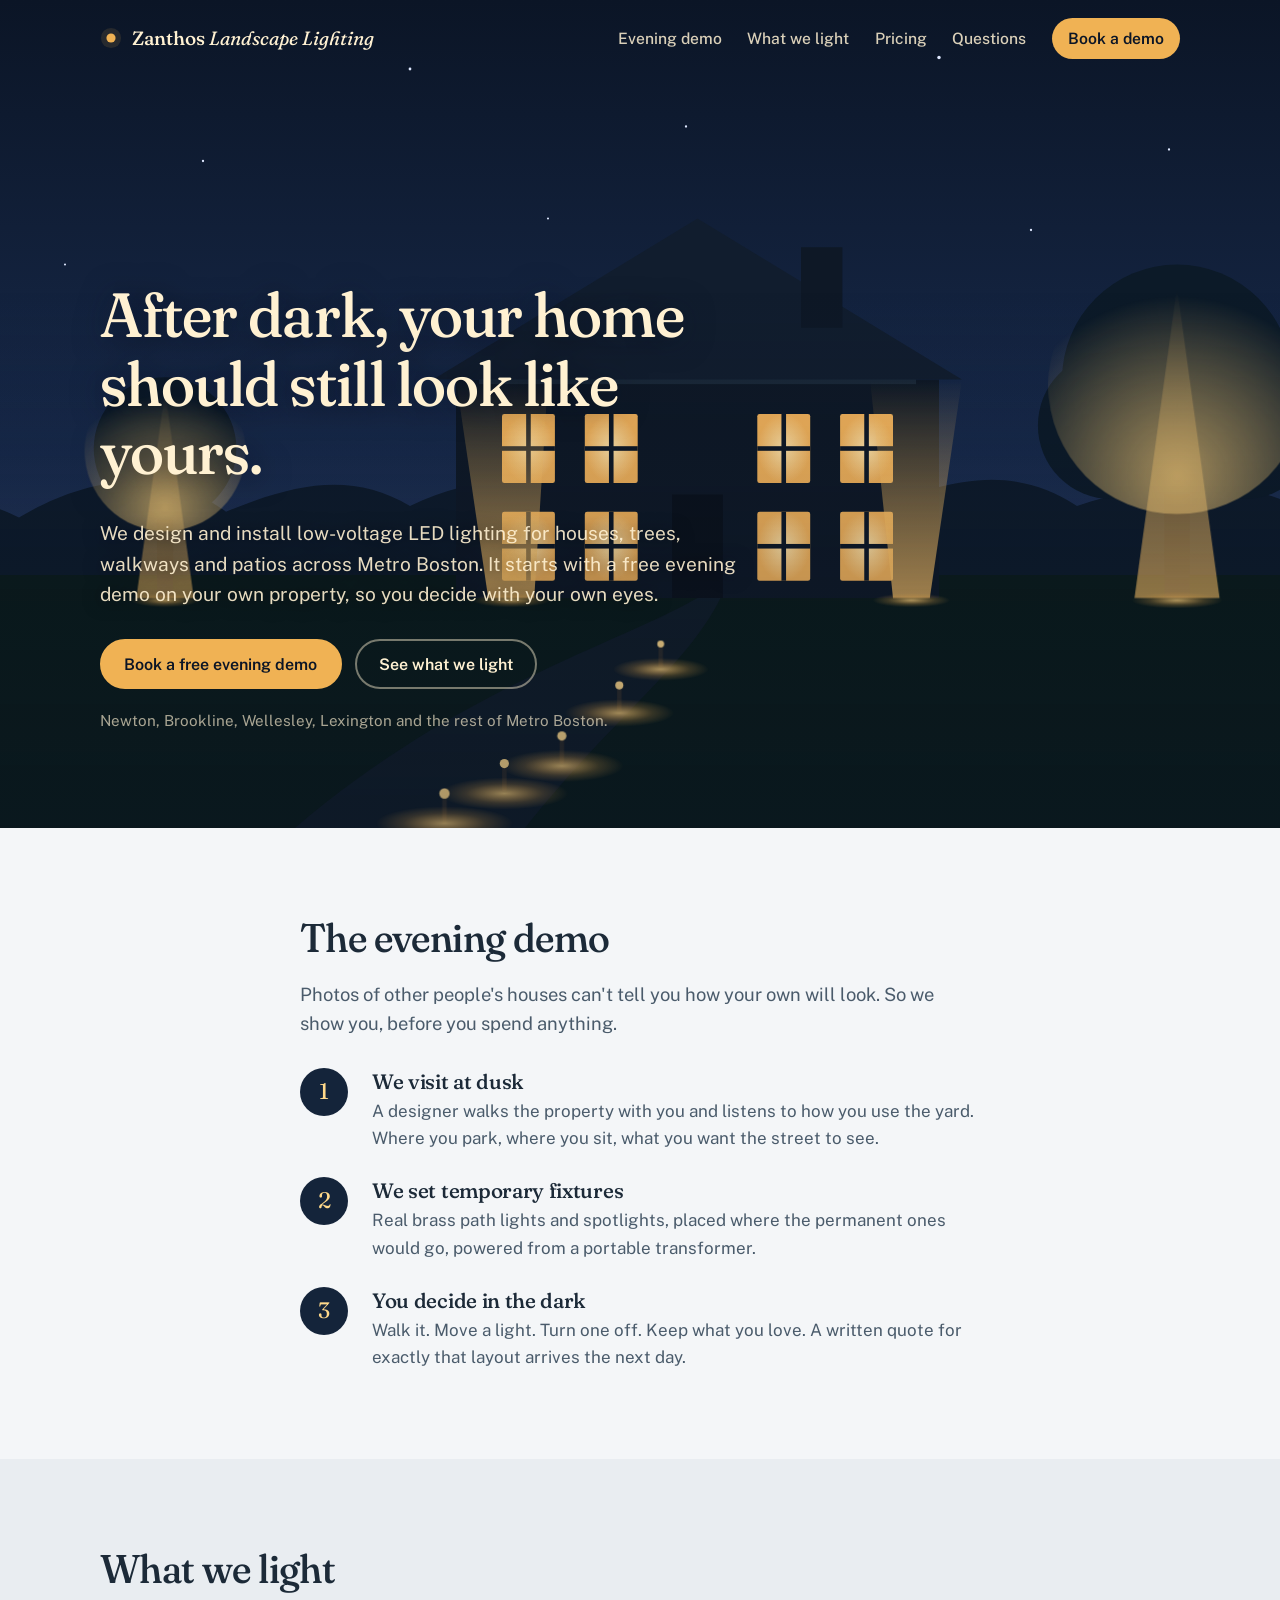
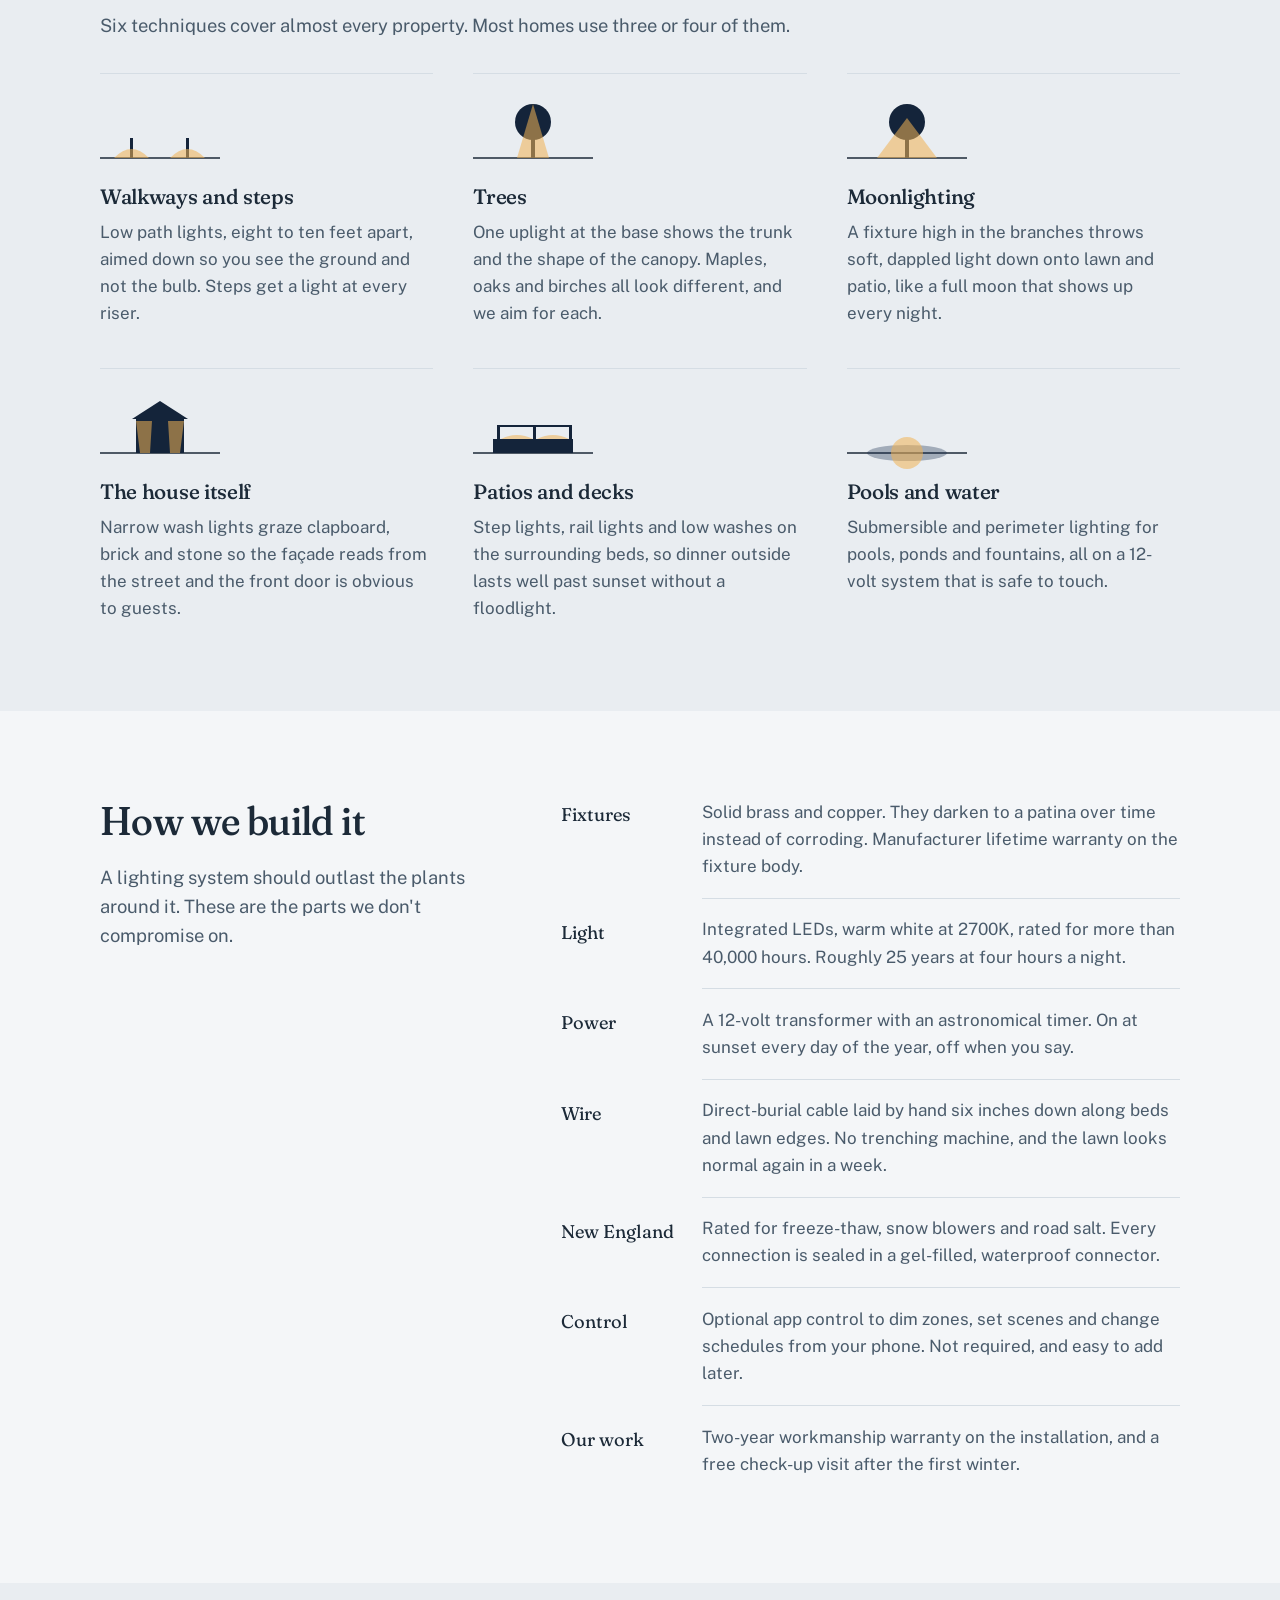
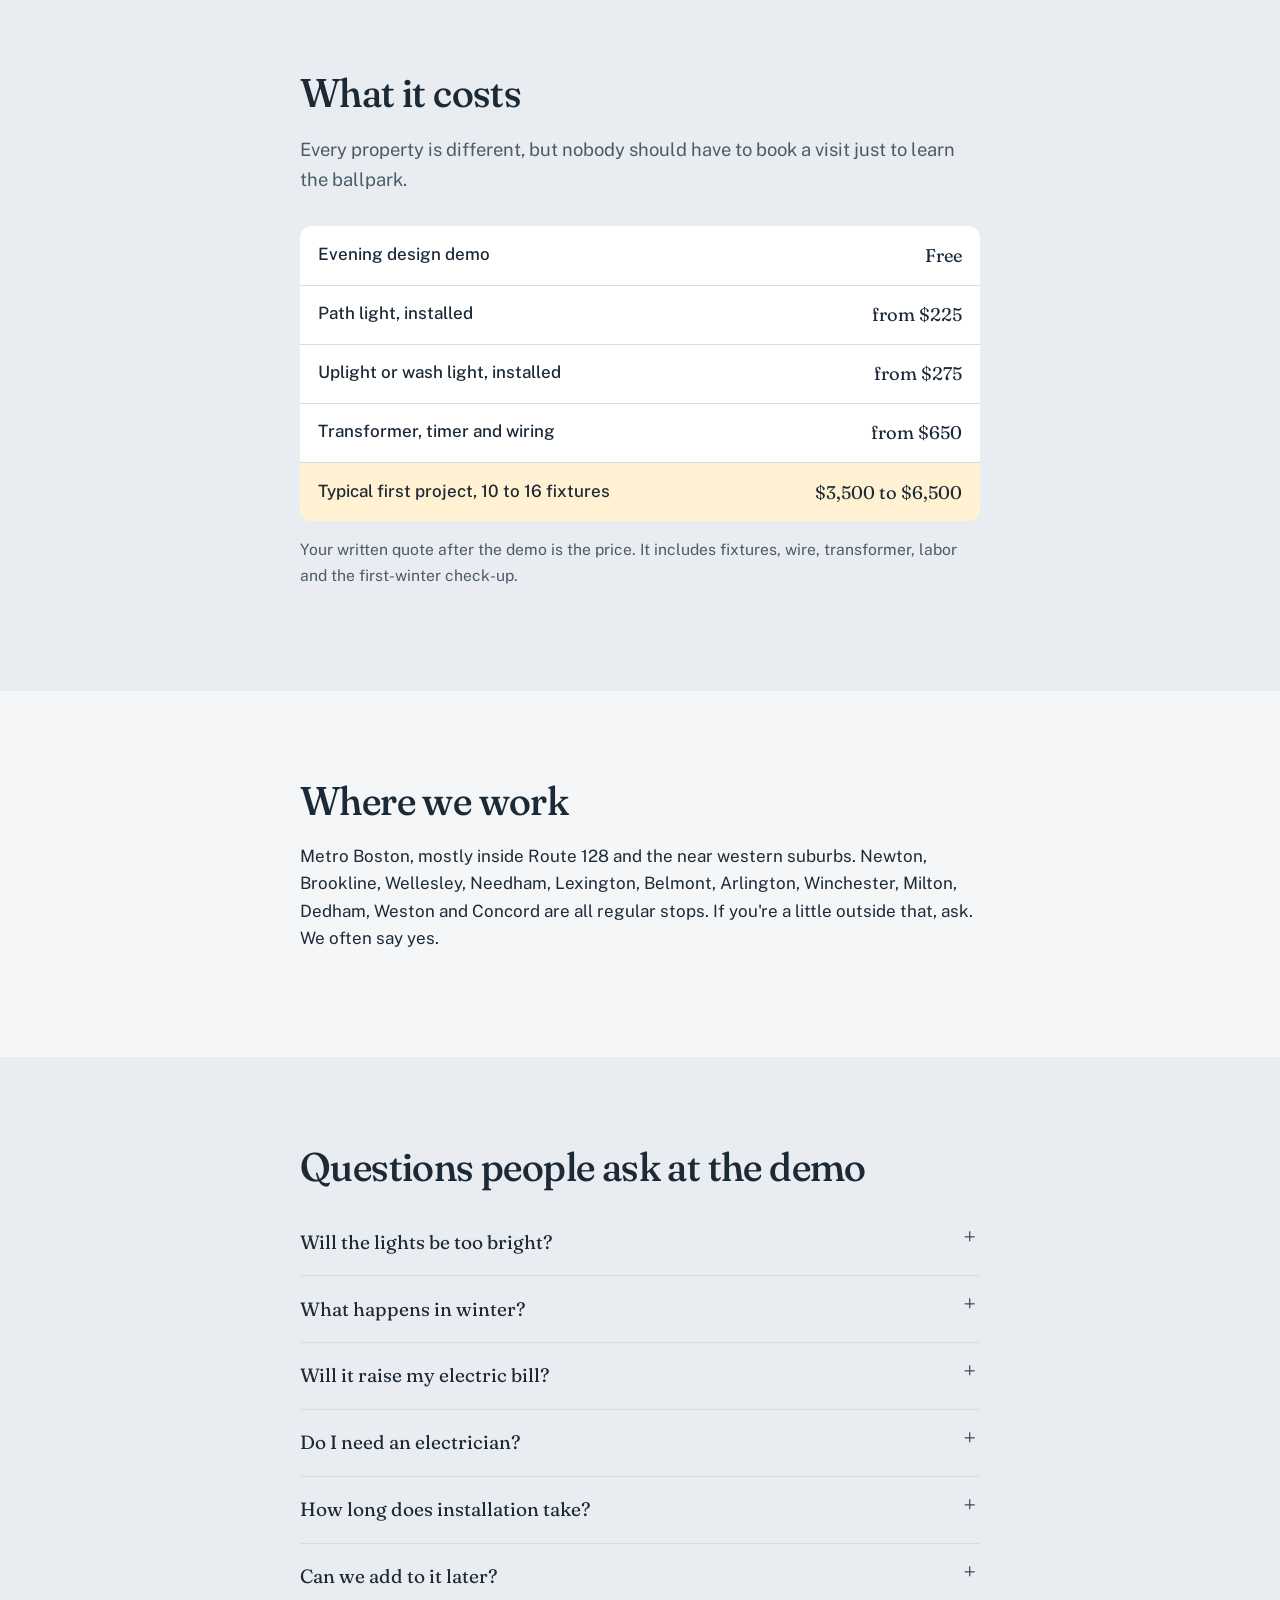
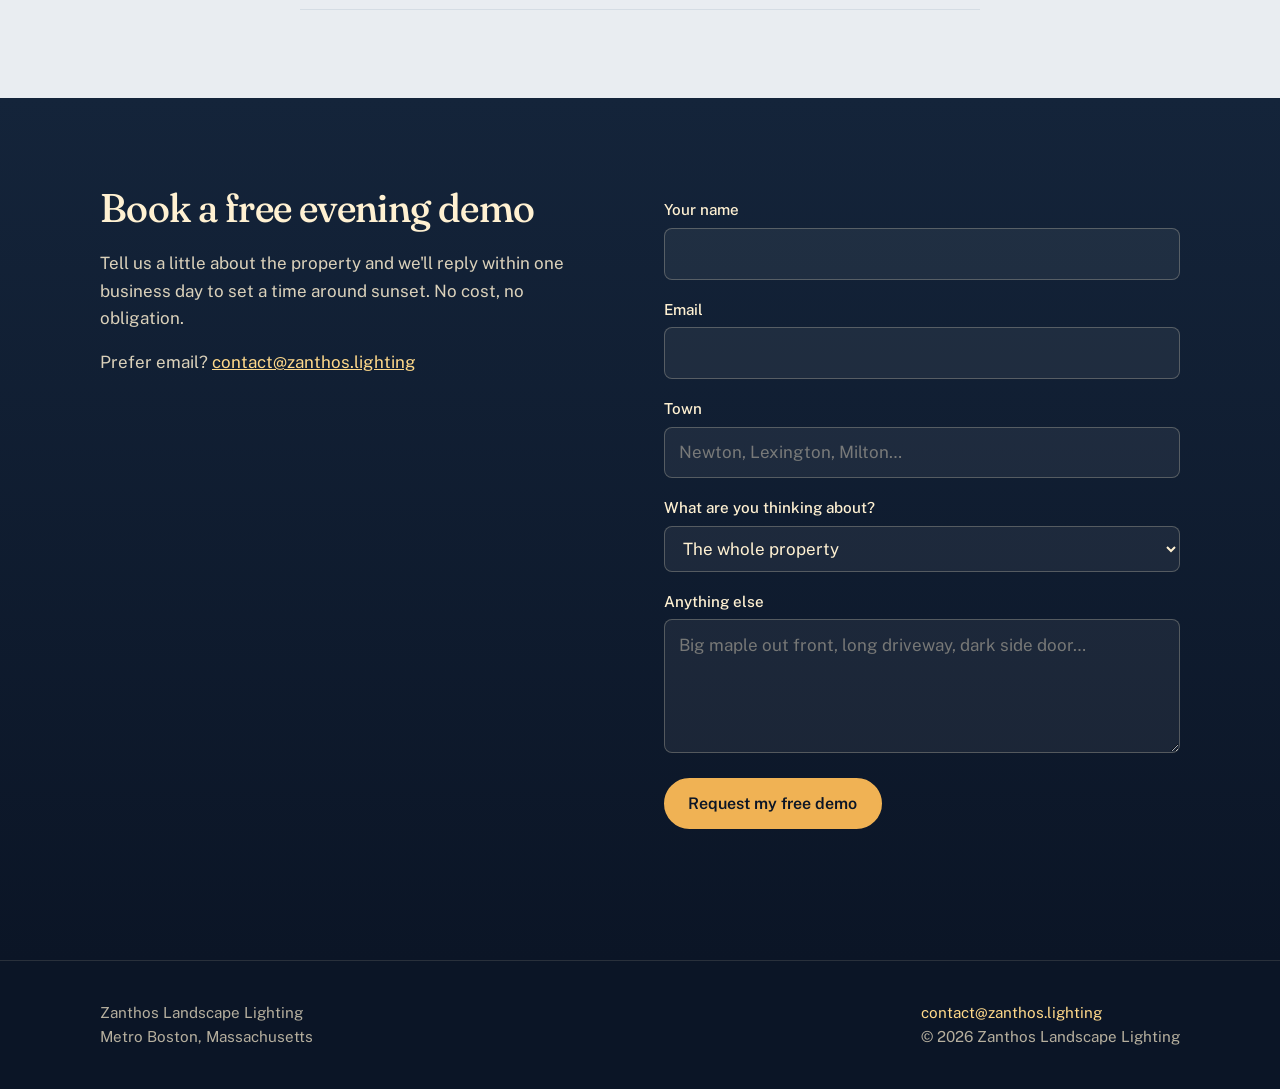
<file: index.html>
<!DOCTYPE html>
<html lang="en">
<head>
    <meta charset="utf-8">
    <title>Zanthos Landscape Lighting | Metro Boston</title>
    <meta name="description" content="Low-voltage LED landscape lighting, designed and installed for homes across Metro Boston. Start with a free evening demo on your own property.">
    <meta name="viewport" content="width=device-width, initial-scale=1">
    <meta name="theme-color" content="#14243a">
    <link rel="canonical" href="https://zanthos.lighting/">
    <meta property="og:type" content="website">
    <meta property="og:url" content="https://zanthos.lighting/">
    <meta property="og:title" content="Zanthos Landscape Lighting">
    <meta property="og:description" content="Landscape lighting designed and installed for homes across Metro Boston. Free evening demo on your property.">
    <meta property="og:image" content="https://zanthos.lighting/images/og-card.png">
    <meta property="og:image:width" content="1200">
    <meta property="og:image:height" content="630">
    <meta name="twitter:card" content="summary_large_image">
    <meta name="twitter:title" content="Zanthos Landscape Lighting">
    <meta name="twitter:description" content="Landscape lighting designed and installed for homes across Metro Boston. Free evening demo on your property.">
    <meta name="twitter:image" content="https://zanthos.lighting/images/og-card.png">
    <link rel="icon" href="images/favicon.svg" type="image/svg+xml">
    <link rel="alternate icon" href="images/favicon.ico">
    <link rel="preconnect" href="https://fonts.googleapis.com">
    <link rel="preconnect" href="https://fonts.gstatic.com" crossorigin>
    <link href="https://fonts.googleapis.com/css2?family=Fraunces:opsz,wght,SOFT@9..144,400..600,50&family=Public+Sans:ital,wght@0,400;0,500;0,600;1,400&display=swap" rel="stylesheet">
    <link rel="stylesheet" href="css/site.css">
    <script type="application/ld+json">
    {
        "@context": "https://schema.org",
        "@graph": [
            {
                "@type": "HomeAndConstructionBusiness",
                "@id": "https://zanthos.lighting/#business",
                "name": "Zanthos Landscape Lighting",
                "url": "https://zanthos.lighting/",
                "email": "contact@zanthos.lighting",
                "image": "https://zanthos.lighting/images/og-card.png",
                "description": "Design and installation of low-voltage LED landscape lighting for homes in Metro Boston, Massachusetts.",
                "address": {
                    "@type": "PostalAddress",
                    "addressLocality": "Boston",
                    "addressRegion": "MA",
                    "addressCountry": "US"
                },
                "areaServed": [
                    "Newton", "Brookline", "Wellesley", "Needham", "Lexington", "Belmont",
                    "Arlington", "Winchester", "Milton", "Dedham", "Weston", "Concord", "Metro Boston"
                ],
                "priceRange": "$$$",
                "makesOffer": {
                    "@type": "Offer",
                    "name": "Free evening lighting demo",
                    "price": "0",
                    "priceCurrency": "USD"
                }
            },
            {
                "@type": "FAQPage",
                "mainEntity": [
                    {
                        "@type": "Question",
                        "name": "Will the lights be too bright?",
                        "acceptedAnswer": { "@type": "Answer", "text": "No. Good landscape lighting is mostly shadow. We use warm 2700K LEDs at low output, aimed at the house, trees and ground, never at eyes or neighbors' windows." }
                    },
                    {
                        "@type": "Question",
                        "name": "What happens in winter?",
                        "acceptedAnswer": { "@type": "Answer", "text": "The fixtures stay in year-round. They are solid brass and rated for freeze-thaw, snow and road salt. Many clients like the lighting most on snowy nights." }
                    },
                    {
                        "@type": "Question",
                        "name": "Will it raise my electric bill?",
                        "acceptedAnswer": { "@type": "Answer", "text": "Barely. A typical twelve-fixture LED system draws about as much as one 60-watt bulb and runs a few hours a night on a timer." }
                    },
                    {
                        "@type": "Question",
                        "name": "Do I need an electrician?",
                        "acceptedAnswer": { "@type": "Answer", "text": "Usually not. A low-voltage system plugs into an existing outdoor outlet. If your home needs a new outlet, we coordinate a licensed electrician as part of the job." }
                    },
                    {
                        "@type": "Question",
                        "name": "How long does installation take?",
                        "acceptedAnswer": { "@type": "Answer", "text": "Most homes take one or two days. Wire is buried by hand along beds and lawn edges, and the lawn looks normal again within about a week." }
                    }
                ]
            }
        ]
    }
    </script>
</head>
<body>
    <a class="skip" href="#main">Skip to content</a>

    <header class="top">
        <div class="wrap top-row">
            <a class="brand" href="/">
                <svg class="brand-mark" viewBox="0 0 24 24" aria-hidden="true"><circle cx="12" cy="12" r="11" fill="currentColor" opacity=".12"/><circle cx="12" cy="12" r="5" fill="currentColor"/></svg>
                <span>Zanthos <em>Landscape Lighting</em></span>
            </a>
            <button class="nav-toggle" aria-expanded="false" aria-controls="nav" aria-label="Menu"><span></span><span></span></button>
            <nav id="nav" class="nav">
                <a href="#demo">Evening demo</a>
                <a href="#services">What we light</a>
                <a href="#pricing">Pricing</a>
                <a href="#faq">Questions</a>
                <a class="nav-cta" href="#contact">Book a demo</a>
            </nav>
        </div>
    </header>

    <main id="main">
        <section class="hero">
            <div class="scene" aria-hidden="true">
                <svg viewBox="0 0 1440 720" preserveAspectRatio="xMidYMax slice">
                    <defs>
                        <linearGradient id="sky" x1="0" y1="0" x2="0" y2="1">
                            <stop offset="0" stop-color="#0b1526"/>
                            <stop offset=".55" stop-color="#17294a"/>
                            <stop offset="1" stop-color="#3b4a73"/>
                        </linearGradient>
                        <radialGradient id="pool" cx=".5" cy=".5" r=".5">
                            <stop offset="0" stop-color="#ffd27a" stop-opacity=".85"/>
                            <stop offset=".6" stop-color="#ffb84d" stop-opacity=".25"/>
                            <stop offset="1" stop-color="#ffb84d" stop-opacity="0"/>
                        </radialGradient>
                        <linearGradient id="wash" x1="0" y1="1" x2="0" y2="0">
                            <stop offset="0" stop-color="#ffc466" stop-opacity=".75"/>
                            <stop offset="1" stop-color="#ffc466" stop-opacity="0"/>
                        </linearGradient>
                        <radialGradient id="canopy" cx=".5" cy=".85" r=".7">
                            <stop offset="0" stop-color="#ffd27a" stop-opacity=".7"/>
                            <stop offset="1" stop-color="#ffd27a" stop-opacity="0"/>
                        </radialGradient>
                        <radialGradient id="window" cx=".5" cy=".5" r=".5">
                            <stop offset="0" stop-color="#ffe3a8"/>
                            <stop offset="1" stop-color="#f2b25a"/>
                        </radialGradient>
                    </defs>

                    <rect width="1440" height="720" fill="url(#sky)"/>
                    <g class="stars" fill="#dfe8ff">
                        <circle cx="120" cy="80" r="1.4"/><circle cx="340" cy="140" r="1"/><circle cx="520" cy="60" r="1.2"/>
                        <circle cx="760" cy="110" r="1"/><circle cx="980" cy="50" r="1.5"/><circle cx="1180" cy="130" r="1"/>
                        <circle cx="1320" cy="70" r="1.2"/><circle cx="640" cy="190" r=".9"/><circle cx="1060" cy="200" r="1"/>
                        <circle cx="220" cy="230" r=".9"/><circle cx="1400" cy="210" r="1"/>
                    </g>

                    <!-- distant treeline -->
                    <path fill="#0d1a2a" d="M0 470 C80 440 120 420 180 450 C230 420 300 400 360 445 C420 420 470 410 520 440 C600 400 680 420 740 450 C800 420 860 410 920 445 C980 420 1040 400 1100 440 C1160 420 1240 410 1300 445 C1360 430 1400 440 1440 455 L1440 720 L0 720 Z"/>

                    <!-- lawn -->
                    <path fill="#0a1a1a" d="M0 500 L1440 500 L1440 720 L0 720 Z"/>

                    <!-- house -->
                    <g class="house">
                        <rect x="560" y="330" width="420" height="190" fill="#0e1826"/>
                        <path d="M540 330 L770 190 L1000 330 Z" fill="#111d2e"/>
                        <rect x="860" y="215" width="36" height="70" fill="#0e1826"/>
                        <rect x="580" y="330" width="380" height="4" fill="#1a2838"/>
                        <!-- door -->
                        <rect x="748" y="430" width="44" height="90" fill="#0a111b"/>
                        <!-- windows -->
                        <g class="windows">
                            <rect x="600" y="360" width="46" height="60" rx="2" fill="url(#window)"/>
                            <rect x="672" y="360" width="46" height="60" rx="2" fill="url(#window)"/>
                            <rect x="822" y="360" width="46" height="60" rx="2" fill="url(#window)"/>
                            <rect x="894" y="360" width="46" height="60" rx="2" fill="url(#window)"/>
                            <rect x="600" y="445" width="46" height="60" rx="2" fill="url(#window)"/>
                            <rect x="672" y="445" width="46" height="60" rx="2" fill="url(#window)"/>
                            <rect x="822" y="445" width="46" height="60" rx="2" fill="url(#window)"/>
                            <rect x="894" y="445" width="46" height="60" rx="2" fill="url(#window)"/>
                            <g fill="#0e1826">
                                <rect x="621" y="360" width="4" height="60"/><rect x="693" y="360" width="4" height="60"/>
                                <rect x="843" y="360" width="4" height="60"/><rect x="915" y="360" width="4" height="60"/>
                                <rect x="621" y="445" width="4" height="60"/><rect x="693" y="445" width="4" height="60"/>
                                <rect x="843" y="445" width="4" height="60"/><rect x="915" y="445" width="4" height="60"/>
                                <rect x="600" y="388" width="46" height="4"/><rect x="672" y="388" width="46" height="4"/>
                                <rect x="822" y="388" width="46" height="4"/><rect x="894" y="388" width="46" height="4"/>
                                <rect x="600" y="473" width="46" height="4"/><rect x="672" y="473" width="46" height="4"/>
                                <rect x="822" y="473" width="46" height="4"/><rect x="894" y="473" width="46" height="4"/>
                            </g>
                        </g>
                        <!-- façade wash lights -->
                        <g class="lamp wash">
                            <path d="M588 520 L560 330 L640 330 L628 520 Z" fill="url(#wash)"/>
                            <path d="M940 520 L920 330 L1000 330 L972 520 Z" fill="url(#wash)"/>
                            <ellipse cx="608" cy="522" rx="34" ry="6" fill="url(#pool)"/>
                            <ellipse cx="956" cy="522" rx="34" ry="6" fill="url(#pool)"/>
                        </g>
                    </g>

                    <!-- big tree, right -->
                    <g class="tree">
                        <rect x="1176" y="380" width="22" height="140" fill="#0a1320"/>
                        <circle cx="1187" cy="330" r="100" fill="#0c1a28"/>
                        <circle cx="1130" cy="370" r="64" fill="#0c1a28"/>
                        <circle cx="1246" cy="372" r="62" fill="#0c1a28"/>
                        <g class="lamp uplight">
                            <path d="M1150 520 L1187 250 L1224 520 Z" fill="url(#wash)" opacity=".9"/>
                            <circle cx="1187" cy="335" r="112" fill="url(#canopy)"/>
                            <ellipse cx="1187" cy="522" rx="40" ry="7" fill="url(#pool)"/>
                        </g>
                    </g>

                    <!-- small tree, left -->
                    <g class="tree">
                        <rect x="300" y="420" width="14" height="100" fill="#0a1320"/>
                        <circle cx="307" cy="390" r="62" fill="#0c1a28"/>
                        <g class="lamp uplight late">
                            <path d="M282 520 L307 340 L332 520 Z" fill="url(#wash)" opacity=".8"/>
                            <circle cx="307" cy="392" r="70" fill="url(#canopy)"/>
                            <ellipse cx="307" cy="522" rx="30" ry="6" fill="url(#pool)"/>
                        </g>
                    </g>

                    <!-- walkway -->
                    <path d="M770 520 C 700 560, 560 600, 420 720 L 620 720 C 700 620, 760 580, 790 520 Z" fill="#101c28"/>

                    <!-- path lights, bottom-left to door -->
                    <g class="lamp path p1"><rect x="650" y="640" width="4" height="24" fill="#2a2a2a"/><ellipse cx="652" cy="666" rx="54" ry="14" fill="url(#pool)"/><circle cx="652" cy="640" r="4" fill="#ffd98a"/></g>
                    <g class="lamp path p2"><rect x="700" y="596" width="4" height="22" fill="#2a2a2a"/><ellipse cx="702" cy="620" rx="48" ry="12" fill="url(#pool)"/><circle cx="702" cy="596" r="3.5" fill="#ffd98a"/></g>
                    <g class="lamp path p3"><rect x="736" y="560" width="4" height="20" fill="#2a2a2a"/><ellipse cx="738" cy="582" rx="42" ry="10" fill="url(#pool)"/><circle cx="738" cy="560" r="3" fill="#ffd98a"/></g>
                    <g class="lamp path p4"><rect x="548" y="690" width="4" height="26" fill="#2a2a2a"/><ellipse cx="550" cy="716" rx="60" ry="15" fill="url(#pool)"/><circle cx="550" cy="690" r="4.5" fill="#ffd98a"/></g>
                    <g class="lamp path p5"><rect x="600" y="664" width="4" height="24" fill="#2a2a2a"/><ellipse cx="602" cy="690" rx="56" ry="14" fill="url(#pool)"/><circle cx="602" cy="664" r="4" fill="#ffd98a"/></g>
                </svg>
            </div>

            <div class="wrap hero-copy">
                <h1>After dark, your home should still look like yours.</h1>
                <p class="lede">We design and install low-voltage LED lighting for houses, trees, walkways and patios across Metro Boston. It starts with a free evening demo on your own property, so you decide with your own eyes.</p>
                <div class="actions">
                    <a class="btn btn-amber" href="#contact">Book a free evening demo</a>
                    <a class="btn btn-outline" href="#services">See what we light</a>
                </div>
                <p class="hero-note">Newton, Brookline, Wellesley, Lexington and the rest of Metro Boston.</p>
            </div>
        </section>

        <section class="section" id="demo">
            <div class="wrap narrow">
                <h2>The evening demo</h2>
                <p class="sub">Photos of other people's houses can't tell you how your own will look. So we show you, before you spend anything.</p>
                <ol class="steps">
                    <li>
                        <h3>We visit at dusk</h3>
                        <p>A designer walks the property with you and listens to how you use the yard. Where you park, where you sit, what you want the street to see.</p>
                    </li>
                    <li>
                        <h3>We set temporary fixtures</h3>
                        <p>Real brass path lights and spotlights, placed where the permanent ones would go, powered from a portable transformer.</p>
                    </li>
                    <li>
                        <h3>You decide in the dark</h3>
                        <p>Walk it. Move a light. Turn one off. Keep what you love. A written quote for exactly that layout arrives the next day.</p>
                    </li>
                </ol>
            </div>
        </section>

        <section class="section tinted" id="services">
            <div class="wrap">
                <h2>What we light</h2>
                <p class="sub">Six techniques cover almost every property. Most homes use three or four of them.</p>
                <ul class="techniques">
                    <li>
                        <svg viewBox="0 0 120 80" aria-hidden="true"><path class="d-ground" d="M0 64 H120"/><g class="d-lamp"><rect x="30" y="44" width="3" height="20"/><rect x="86" y="44" width="3" height="20"/><path class="d-glow" d="M14 64 Q31.5 46 49 64 Z"/><path class="d-glow" d="M70 64 Q87.5 46 105 64 Z"/></g></svg>
                        <h3>Walkways and steps</h3>
                        <p>Low path lights, eight to ten feet apart, aimed down so you see the ground and not the bulb. Steps get a light at every riser.</p>
                    </li>
                    <li>
                        <svg viewBox="0 0 120 80" aria-hidden="true"><path class="d-ground" d="M0 64 H120"/><g class="d-tree"><rect x="58" y="36" width="4" height="28"/><circle cx="60" cy="28" r="18"/></g><path class="d-glow" d="M44 64 L60 10 L76 64 Z"/></svg>
                        <h3>Trees</h3>
                        <p>One uplight at the base shows the trunk and the shape of the canopy. Maples, oaks and birches all look different, and we aim for each.</p>
                    </li>
                    <li>
                        <svg viewBox="0 0 120 80" aria-hidden="true"><path class="d-ground" d="M0 64 H120"/><g class="d-tree"><rect x="58" y="36" width="4" height="28"/><circle cx="60" cy="28" r="18"/></g><path class="d-glow" d="M60 24 L30 64 L90 64 Z"/></svg>
                        <h3>Moonlighting</h3>
                        <p>A fixture high in the branches throws soft, dappled light down onto lawn and patio, like a full moon that shows up every night.</p>
                    </li>
                    <li>
                        <svg viewBox="0 0 120 80" aria-hidden="true"><path class="d-ground" d="M0 64 H120"/><g class="d-house"><rect x="36" y="30" width="48" height="34"/><path d="M32 30 L60 12 L88 30 Z"/></g><path class="d-glow" d="M40 64 L36 32 L52 32 L50 64 Z"/><path class="d-glow" d="M70 64 L68 32 L84 32 L80 64 Z"/></svg>
                        <h3>The house itself</h3>
                        <p>Narrow wash lights graze clapboard, brick and stone so the façade reads from the street and the front door is obvious to guests.</p>
                    </li>
                    <li>
                        <svg viewBox="0 0 120 80" aria-hidden="true"><path class="d-ground" d="M0 64 H120"/><g class="d-house"><rect x="20" y="50" width="80" height="14"/><rect x="24" y="36" width="3" height="14"/><rect x="60" y="36" width="3" height="14"/><rect x="96" y="36" width="3" height="14"/><rect x="24" y="36" width="75" height="2"/></g><path class="d-glow" d="M28 50 Q44 42 60 50 Z"/><path class="d-glow" d="M64 50 Q80 42 96 50 Z"/></svg>
                        <h3>Patios and decks</h3>
                        <p>Step lights, rail lights and low washes on the surrounding beds, so dinner outside lasts well past sunset without a floodlight.</p>
                    </li>
                    <li>
                        <svg viewBox="0 0 120 80" aria-hidden="true"><path class="d-ground" d="M0 64 H120"/><ellipse class="d-water" cx="60" cy="64" rx="40" ry="8"/><circle class="d-glow" cx="60" cy="64" r="16"/></svg>
                        <h3>Pools and water</h3>
                        <p>Submersible and perimeter lighting for pools, ponds and fountains, all on a 12-volt system that is safe to touch.</p>
                    </li>
                </ul>
            </div>
        </section>

        <section class="section" id="craft">
            <div class="wrap two-col">
                <div>
                    <h2>How we build it</h2>
                    <p class="sub">A lighting system should outlast the plants around it. These are the parts we don't compromise on.</p>
                </div>
                <dl class="spec">
                    <dt>Fixtures</dt>
                    <dd>Solid brass and copper. They darken to a patina over time instead of corroding. Manufacturer lifetime warranty on the fixture body.</dd>
                    <dt>Light</dt>
                    <dd>Integrated LEDs, warm white at 2700K, rated for more than 40,000 hours. Roughly 25 years at four hours a night.</dd>
                    <dt>Power</dt>
                    <dd>A 12-volt transformer with an astronomical timer. On at sunset every day of the year, off when you say.</dd>
                    <dt>Wire</dt>
                    <dd>Direct-burial cable laid by hand six inches down along beds and lawn edges. No trenching machine, and the lawn looks normal again in a week.</dd>
                    <dt>New England</dt>
                    <dd>Rated for freeze-thaw, snow blowers and road salt. Every connection is sealed in a gel-filled, waterproof connector.</dd>
                    <dt>Control</dt>
                    <dd>Optional app control to dim zones, set scenes and change schedules from your phone. Not required, and easy to add later.</dd>
                    <dt>Our work</dt>
                    <dd>Two-year workmanship warranty on the installation, and a free check-up visit after the first winter.</dd>
                </dl>
            </div>
        </section>

        <section class="section tinted" id="pricing">
            <div class="wrap narrow">
                <h2>What it costs</h2>
                <p class="sub">Every property is different, but nobody should have to book a visit just to learn the ballpark.</p>
                <table class="price">
                    <tbody>
                        <tr><th scope="row">Evening design demo</th><td>Free</td></tr>
                        <tr><th scope="row">Path light, installed</th><td>from $225</td></tr>
                        <tr><th scope="row">Uplight or wash light, installed</th><td>from $275</td></tr>
                        <tr><th scope="row">Transformer, timer and wiring</th><td>from $650</td></tr>
                        <tr><th scope="row">Typical first project, 10 to 16 fixtures</th><td>$3,500 to $6,500</td></tr>
                    </tbody>
                </table>
                <p class="fine">Your written quote after the demo is the price. It includes fixtures, wire, transformer, labor and the first-winter check-up.</p>
            </div>
        </section>

        <section class="section" id="area">
            <div class="wrap narrow">
                <h2>Where we work</h2>
                <p>Metro Boston, mostly inside Route 128 and the near western suburbs. Newton, Brookline, Wellesley, Needham, Lexington, Belmont, Arlington, Winchester, Milton, Dedham, Weston and Concord are all regular stops. If you're a little outside that, ask. We often say yes.</p>
            </div>
        </section>

        <section class="section tinted" id="faq">
            <div class="wrap narrow">
                <h2>Questions people ask at the demo</h2>
                <div class="faq">
                    <details>
                        <summary>Will the lights be too bright?</summary>
                        <p>No. Good landscape lighting is mostly shadow. We use warm 2700K LEDs at low output, aimed at the house, trees and ground, never at eyes or neighbors' windows.</p>
                    </details>
                    <details>
                        <summary>What happens in winter?</summary>
                        <p>The fixtures stay in year-round. They are solid brass and rated for freeze-thaw, snow and road salt. Many clients like the lighting most on snowy nights.</p>
                    </details>
                    <details>
                        <summary>Will it raise my electric bill?</summary>
                        <p>Barely. A typical twelve-fixture LED system draws about as much as one 60-watt bulb and runs a few hours a night on a timer.</p>
                    </details>
                    <details>
                        <summary>Do I need an electrician?</summary>
                        <p>Usually not. A low-voltage system plugs into an existing outdoor outlet. If your home needs a new outlet, we coordinate a licensed electrician as part of the job.</p>
                    </details>
                    <details>
                        <summary>How long does installation take?</summary>
                        <p>Most homes take one or two days. Wire is buried by hand along beds and lawn edges, and the lawn looks normal again within about a week.</p>
                    </details>
                    <details>
                        <summary>Can we add to it later?</summary>
                        <p>Yes. We size the transformer and main wire runs with headroom, so a patio or a second tree can join the system without starting over.</p>
                    </details>
                </div>
            </div>
        </section>

        <section class="band" id="contact">
            <div class="wrap contact-grid">
                <div class="contact-copy">
                    <h2>Book a free evening demo</h2>
                    <p>Tell us a little about the property and we'll reply within one business day to set a time around sunset. No cost, no obligation.</p>
                    <p class="contact-alt">Prefer email? <a href="mailto:contact@zanthos.lighting">contact@zanthos.lighting</a></p>
                </div>
                <!-- TODO: create a Formspree form and replace REPLACE_WITH_FORM_ID. Until then, site.js falls back to a mailto draft. -->
                <form class="lead" id="lead-form" action="https://formspree.io/f/REPLACE_WITH_FORM_ID" method="POST">
                    <label for="lf-name">Your name</label>
                    <input id="lf-name" name="name" type="text" autocomplete="name" required>

                    <label for="lf-email">Email</label>
                    <input id="lf-email" name="email" type="email" autocomplete="email" required>

                    <label for="lf-town">Town</label>
                    <input id="lf-town" name="town" type="text" autocomplete="address-level2" placeholder="Newton, Lexington, Milton…" required>

                    <label for="lf-interest">What are you thinking about?</label>
                    <select id="lf-interest" name="interest">
                        <option>The whole property</option>
                        <option>Front of the house</option>
                        <option>Backyard, patio or deck</option>
                        <option>Trees and garden</option>
                        <option>Fixing or extending an existing system</option>
                        <option>Just curious for now</option>
                    </select>

                    <label for="lf-message">Anything else</label>
                    <textarea id="lf-message" name="message" rows="4" placeholder="Big maple out front, long driveway, dark side door…"></textarea>

                    <input type="text" name="_gotcha" class="hp" tabindex="-1" autocomplete="off" aria-hidden="true">
                    <button class="btn btn-amber" type="submit">Request my free demo</button>
                    <p class="form-status" id="form-status" role="status" aria-live="polite"></p>
                </form>
            </div>
        </section>
    </main>

    <footer class="foot">
        <div class="wrap foot-row">
            <p>Zanthos Landscape Lighting<br>Metro Boston, Massachusetts</p>
            <p><a href="mailto:contact@zanthos.lighting">contact@zanthos.lighting</a><br>&copy; 2026 Zanthos Landscape Lighting</p>
        </div>
    </footer>

    <script src="js/site.js"></script>
</body>
</html>
</file>
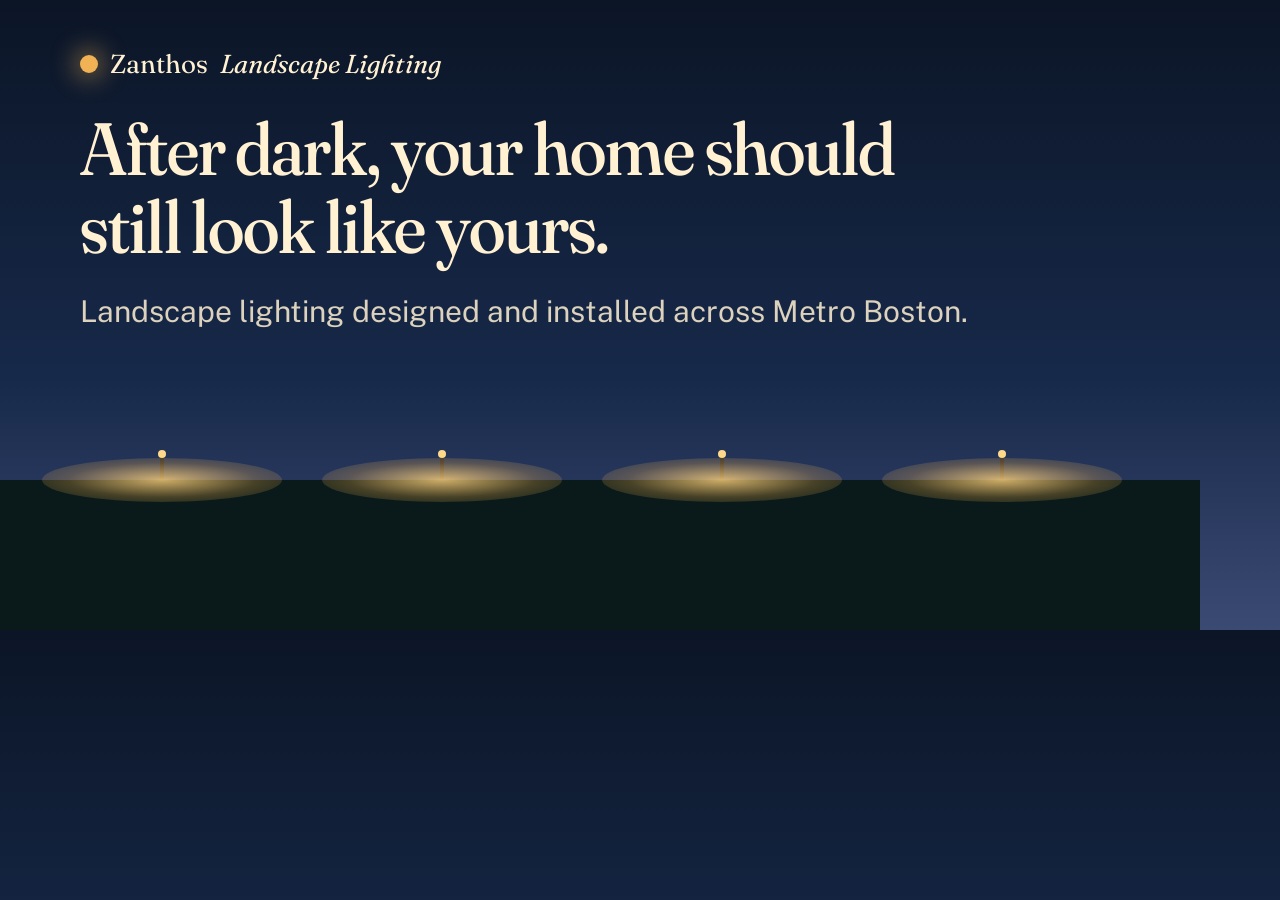
<file: images/og-card.html>
<!DOCTYPE html>
<html lang="en">
<head>
<meta charset="utf-8">
<link href="https://fonts.googleapis.com/css2?family=Fraunces:opsz,wght,SOFT@9..144,400..600,50&family=Public+Sans:wght@400;500&display=swap" rel="stylesheet">
<style>
  html, body { margin: 0; width: 1200px; height: 630px; overflow: hidden; }
  body { background: linear-gradient(180deg, #0b1526 0%, #17294a 60%, #3b4a73 100%); color: #fff1d2; font-family: "Public Sans", sans-serif; position: relative; }
  .ground { position: absolute; left: 0; right: 0; bottom: 0; height: 150px; background: #0a1a1a; }
  .lamp { position: absolute; bottom: 150px; width: 4px; height: 26px; background: #2a2a2a; }
  .lamp::before { content: ""; position: absolute; left: 50%; top: -4px; width: 8px; height: 8px; margin-left: -4px; border-radius: 50%; background: #ffd98a; }
  .lamp::after { content: ""; position: absolute; left: 50%; bottom: -22px; width: 240px; height: 44px; margin-left: -120px; border-radius: 50%; background: radial-gradient(ellipse at center, rgba(255,210,122,.8) 0%, rgba(255,184,77,.25) 55%, rgba(255,184,77,0) 100%); }
  .text { position: absolute; left: 80px; top: 110px; width: 900px; }
  h1 { font-family: "Fraunces", serif; font-variation-settings: "SOFT" 50, "opsz" 144; font-weight: 500; font-size: 74px; line-height: 1.05; letter-spacing: -0.015em; margin: 0 0 28px; }
  p { font-size: 30px; margin: 0; color: rgba(255,241,210,.85); }
  .brand { position: absolute; left: 80px; top: 48px; font-family: "Fraunces", serif; font-size: 26px; display: flex; align-items: center; gap: 12px; }
  .dot { width: 18px; height: 18px; border-radius: 50%; background: #f0b254; box-shadow: 0 0 24px 6px rgba(240,178,84,.45); }
</style>
</head>
<body>
  <div class="brand"><span class="dot"></span>Zanthos <em>Landscape Lighting</em></div>
  <div class="text">
    <h1>After dark, your home should still look like yours.</h1>
    <p>Landscape lighting designed and installed across Metro Boston.</p>
  </div>
  <div class="ground"></div>
  <div class="lamp" style="left:160px"></div>
  <div class="lamp" style="left:440px"></div>
  <div class="lamp" style="left:720px"></div>
  <div class="lamp" style="left:1000px"></div>
</body>
</html>
</file>
<file: css/site.css>
/* Zanthos Landscape Lighting
   Blue hour sky, warm 2700K lamp light, daylight sections in cool paper.
   Type: Fraunces (display) · Public Sans (body) */

:root {
    --night: #0b1526;
    --dusk: #14243a;
    --dusk-2: #1e3252;
    --lamp: #f0b254;
    --lamp-soft: #ffd98a;
    --glow: #fff1d2;
    --paper: #f4f6f8;
    --paper-2: #e9edf1;
    --surface: #ffffff;
    --ink: #1c2a38;
    --ink-2: #4a5b6b;
    --line: #d5dde4;
    --font-display: "Fraunces", "Iowan Old Style", "Palatino", Georgia, serif;
    --font-body: "Public Sans", "Helvetica Neue", Arial, sans-serif;
    --wrap: 1120px;
    --wrap-narrow: 720px;
}

* { box-sizing: border-box; }

html { scroll-behavior: smooth; }

body {
    margin: 0;
    background: var(--paper);
    color: var(--ink);
    font-family: var(--font-body);
    font-size: 1.0625rem;
    line-height: 1.6;
    -webkit-font-smoothing: antialiased;
}

img, svg { max-width: 100%; }

a { color: inherit; }

h1, h2, h3 {
    font-family: var(--font-display);
    font-variation-settings: "SOFT" 50, "opsz" 72;
    font-weight: 500;
    line-height: 1.1;
    letter-spacing: -0.015em;
    margin: 0 0 0.5em;
}

h1 { font-size: clamp(2.25rem, 5.2vw, 3.9rem); }
h2 { font-size: clamp(1.75rem, 3.4vw, 2.5rem); }
h3 { font-size: 1.3rem; font-variation-settings: "SOFT" 50, "opsz" 24; }

p { margin: 0 0 1em; }

.wrap {
    max-width: var(--wrap);
    margin: 0 auto;
    padding: 0 1.25rem;
}

.narrow { max-width: var(--wrap-narrow); }

.sub {
    font-size: 1.15rem;
    color: var(--ink-2);
    max-width: 38em;
    margin-bottom: 2rem;
}

.skip {
    position: absolute;
    left: -999px;
    top: 0;
    background: var(--lamp);
    color: var(--night);
    padding: 0.5rem 1rem;
    z-index: 100;
}
.skip:focus { left: 1rem; top: 1rem; }

a:focus-visible, button:focus-visible, input:focus-visible,
select:focus-visible, textarea:focus-visible, summary:focus-visible {
    outline: 3px solid var(--lamp);
    outline-offset: 2px;
}

/* ---------- buttons ---------- */

.btn {
    display: inline-block;
    padding: 0.85rem 1.4rem;
    border-radius: 999px;
    font-weight: 600;
    text-decoration: none;
    border: 2px solid transparent;
    cursor: pointer;
    font-family: inherit;
    font-size: 1rem;
    line-height: 1.2;
}

.btn-amber {
    background: var(--lamp);
    color: var(--night);
    border-color: var(--lamp);
    box-shadow: 0 0 0 0 rgba(240, 178, 84, 0);
    transition: box-shadow 200ms ease;
}
.btn-amber:hover { box-shadow: 0 0 28px 2px rgba(240, 178, 84, 0.45); }

.btn-outline {
    color: var(--glow);
    border-color: rgba(255, 241, 210, 0.45);
}
.btn-outline:hover { border-color: var(--glow); }

/* ---------- header ---------- */

.top {
    position: absolute;
    inset: 0 0 auto 0;
    z-index: 10;
    color: var(--glow);
}

.top-row {
    display: flex;
    align-items: center;
    justify-content: space-between;
    padding-top: 1.1rem;
    padding-bottom: 1.1rem;
}

.brand {
    display: inline-flex;
    align-items: center;
    gap: 0.6rem;
    text-decoration: none;
    font-family: var(--font-display);
    font-variation-settings: "SOFT" 50, "opsz" 24;
    font-size: 1.2rem;
    font-weight: 500;
    color: var(--glow);
}
.brand em { font-style: italic; font-weight: 400; }
.brand-mark { width: 22px; height: 22px; color: var(--lamp); }

.nav { display: flex; gap: 1.6rem; align-items: center; }
.nav a {
    text-decoration: none;
    font-weight: 500;
    font-size: 0.98rem;
    color: rgba(255, 241, 210, 0.85);
}
.nav a:hover { color: var(--glow); }
.nav .nav-cta {
    color: var(--night);
    background: var(--lamp);
    padding: 0.5rem 1rem;
    border-radius: 999px;
    font-weight: 600;
}

.nav-toggle {
    display: none;
    width: 44px;
    height: 44px;
    background: none;
    border: 0;
    cursor: pointer;
    flex-direction: column;
    justify-content: center;
    gap: 7px;
    padding: 0 10px;
}
.nav-toggle span {
    display: block;
    height: 2px;
    background: var(--glow);
    border-radius: 2px;
}

/* ---------- hero ---------- */

.hero {
    position: relative;
    background: var(--night);
    color: var(--glow);
    min-height: min(92vh, 880px);
    display: flex;
    align-items: flex-end;
    overflow: hidden;
}

.scene {
    position: absolute;
    inset: 0;
}
.scene svg {
    width: 100%;
    height: 100%;
    display: block;
}
.scene::after {
    content: "";
    position: absolute;
    inset: 0;
    background: linear-gradient(180deg, rgba(11, 21, 38, 0) 35%, rgba(11, 21, 38, 0.35) 100%);
    pointer-events: none;
}

.hero-copy {
    position: relative;
    z-index: 2;
    width: 100%;
    padding-top: 9rem;
    padding-bottom: 5rem;
    max-width: var(--wrap);
}
.hero-copy h1 {
    max-width: 11em;
    text-shadow: 0 2px 30px rgba(11, 21, 38, 0.6);
}
.hero-copy .lede {
    max-width: 34em;
    font-size: 1.2rem;
    color: rgba(255, 241, 210, 0.9);
    text-shadow: 0 1px 18px rgba(11, 21, 38, 0.8);
}
.actions {
    display: flex;
    flex-wrap: wrap;
    gap: 0.8rem;
    margin: 1.8rem 0 1.2rem;
}
.hero-note {
    font-size: 0.95rem;
    color: rgba(255, 241, 210, 0.65);
}

/* the one orchestrated moment: fixtures switch on, left to right, after load */
.lamp {
    opacity: 0;
    animation: switch-on 900ms ease-out forwards;
}
.lamp.p4 { animation-delay: 500ms; }
.lamp.p5 { animation-delay: 700ms; }
.lamp.p1 { animation-delay: 900ms; }
.lamp.p2 { animation-delay: 1100ms; }
.lamp.p3 { animation-delay: 1300ms; }
.lamp.wash { animation-delay: 1700ms; }
.lamp.uplight { animation-delay: 2200ms; }
.lamp.uplight.late { animation-delay: 2500ms; }
.windows { opacity: 0; animation: switch-on 1200ms ease-out 2800ms forwards; }

@keyframes switch-on {
    0% { opacity: 0; }
    60% { opacity: 0.55; }
    70% { opacity: 0.35; }
    100% { opacity: 1; }
}

@media (prefers-reduced-motion: reduce) {
    html { scroll-behavior: auto; }
    .lamp, .windows { animation: none; opacity: 1; }
    .btn-amber { transition: none; }
}

/* ---------- sections ---------- */

.section { padding: 5.5rem 0; }
.section.tinted { background: var(--paper-2); }

/* evening demo: a real sequence, so it is numbered */
.steps {
    list-style: none;
    counter-reset: step;
    margin: 0;
    padding: 0;
    display: grid;
    gap: 1.75rem;
}
.steps li {
    counter-increment: step;
    position: relative;
    padding-left: 4.5rem;
}
.steps li::before {
    content: counter(step);
    position: absolute;
    left: 0;
    top: -0.2rem;
    width: 3rem;
    height: 3rem;
    border-radius: 50%;
    background: var(--dusk);
    color: var(--lamp-soft);
    font-family: var(--font-display);
    font-size: 1.4rem;
    display: grid;
    place-items: center;
}
.steps h3 { margin-bottom: 0.2em; }
.steps p { color: var(--ink-2); margin: 0; }

/* techniques */
.techniques {
    list-style: none;
    margin: 0;
    padding: 0;
    display: grid;
    grid-template-columns: repeat(3, 1fr);
    gap: 2.5rem 2.5rem;
}
.techniques li { border-top: 1px solid var(--line); padding-top: 1.25rem; }
.techniques svg {
    width: 120px;
    height: 80px;
    display: block;
    margin-bottom: 0.75rem;
}
.techniques p { color: var(--ink-2); margin: 0; }
.d-ground { stroke: var(--ink); stroke-width: 1.5; fill: none; }
.d-lamp rect, .d-tree rect, .d-tree circle, .d-house rect, .d-house path { fill: var(--dusk); }
.d-glow { fill: var(--lamp); opacity: 0.55; }
.d-water { fill: var(--dusk-2); opacity: 0.35; }

/* craft */
.two-col {
    display: grid;
    grid-template-columns: 1fr 1.5fr;
    gap: 3rem;
    align-items: start;
}
.two-col h2 { position: sticky; top: 2rem; }
.spec { margin: 0; display: grid; grid-template-columns: max-content 1fr; gap: 1.1rem 1.75rem; }
.spec dt {
    font-family: var(--font-display);
    font-variation-settings: "SOFT" 50, "opsz" 24;
    font-size: 1.15rem;
    padding-top: 0.1rem;
}
.spec dd { margin: 0; color: var(--ink-2); padding-bottom: 1.1rem; border-bottom: 1px solid var(--line); }
.spec dd:last-child { border-bottom: 0; }

/* pricing */
.price {
    width: 100%;
    border-collapse: collapse;
    margin-bottom: 1rem;
    background: var(--surface);
    border-radius: 12px;
    overflow: hidden;
}
.price th, .price td {
    text-align: left;
    padding: 0.9rem 1.1rem;
    border-bottom: 1px solid var(--line);
    vertical-align: top;
}
.price th { font-weight: 500; }
.price td {
    text-align: right;
    white-space: nowrap;
    font-family: var(--font-display);
    font-variation-settings: "SOFT" 50, "opsz" 24;
    font-size: 1.15rem;
}
.price tr:last-child th, .price tr:last-child td { border-bottom: 0; background: var(--glow); }
.fine { color: var(--ink-2); font-size: 0.98rem; }

/* faq */
.faq details { border-bottom: 1px solid var(--line); }
.faq summary {
    cursor: pointer;
    padding: 1.1rem 2rem 1.1rem 0;
    font-family: var(--font-display);
    font-variation-settings: "SOFT" 50, "opsz" 24;
    font-size: 1.2rem;
    list-style: none;
    position: relative;
}
.faq summary::-webkit-details-marker { display: none; }
.faq summary::after {
    content: "+";
    position: absolute;
    right: 0.25rem;
    top: 1rem;
    font-size: 1.5rem;
    line-height: 1;
    color: var(--ink-2);
    transition: transform 200ms ease;
}
.faq details[open] summary::after { transform: rotate(45deg); }
.faq details p { color: var(--ink-2); margin: 0 0 1.25rem; max-width: 40em; }

/* ---------- contact band ---------- */

.band {
    background: linear-gradient(180deg, var(--dusk) 0%, var(--night) 100%);
    color: var(--glow);
    padding: 5.5rem 0;
}
.contact-grid {
    display: grid;
    grid-template-columns: 1fr 1fr;
    gap: 3rem;
    align-items: start;
}
.contact-copy p { color: rgba(255, 241, 210, 0.85); max-width: 30em; }
.contact-alt a { color: var(--lamp-soft); }

.lead { display: grid; gap: 0.35rem; }
.lead label { font-weight: 500; font-size: 0.95rem; margin-top: 0.75rem; }
.lead input, .lead select, .lead textarea {
    width: 100%;
    font: inherit;
    padding: 0.7rem 0.85rem;
    border-radius: 8px;
    border: 1px solid rgba(255, 241, 210, 0.25);
    background: rgba(255, 255, 255, 0.06);
    color: var(--glow);
}
.lead select { color-scheme: dark; }
.lead ::placeholder { color: rgba(255, 241, 210, 0.4); }
.lead textarea { resize: vertical; }
.lead .btn { justify-self: start; margin-top: 1.25rem; }
.hp { position: absolute; left: -9999px; }
.form-status { margin: 0.75rem 0 0; min-height: 1.5em; color: var(--lamp-soft); }

/* ---------- footer ---------- */

.foot {
    background: var(--night);
    color: rgba(255, 241, 210, 0.7);
    padding: 2.5rem 0;
    font-size: 0.95rem;
    border-top: 1px solid rgba(255, 241, 210, 0.12);
}
.foot-row { display: flex; justify-content: space-between; gap: 2rem; }
.foot p { margin: 0; }
.foot a { color: var(--lamp-soft); text-decoration: none; }
.foot a:hover { text-decoration: underline; }

/* ---------- responsive ---------- */

@media (max-width: 900px) {
    .techniques { grid-template-columns: 1fr 1fr; }
    .two-col { grid-template-columns: 1fr; }
    .two-col h2 { position: static; }
    .contact-grid { grid-template-columns: 1fr; }
}

@media (max-width: 640px) {
    .nav-toggle { display: flex; }
    .nav {
        display: none;
        position: absolute;
        left: 0; right: 0; top: 100%;
        flex-direction: column;
        align-items: stretch;
        gap: 0;
        background: var(--night);
        padding: 0.5rem 1.25rem 1rem;
        border-bottom: 1px solid rgba(255, 241, 210, 0.12);
    }
    .nav.open { display: flex; }
    .nav a { padding: 0.8rem 0; }
    .nav .nav-cta { align-self: flex-start; margin-top: 0.5rem; padding: 0.6rem 1.1rem; }
    .top { position: fixed; background: rgba(11, 21, 38, 0.85); backdrop-filter: blur(8px); }

    .hero { min-height: 0; }
    .scene::after { background: linear-gradient(180deg, rgba(11, 21, 38, 0) 15%, rgba(11, 21, 38, 0.72) 55%, rgba(11, 21, 38, 0.85) 100%); }
    .hero-copy { padding-top: 7rem; padding-bottom: 3.5rem; }
    .scene svg { object-fit: cover; }
    .section { padding: 3.5rem 0; }
    .techniques { grid-template-columns: 1fr; gap: 2rem; }
    .spec { grid-template-columns: 1fr; gap: 0.25rem 0; }
    .spec dd { margin-bottom: 0.75rem; }
    .steps li { padding-left: 3.6rem; }
    .steps li::before { width: 2.6rem; height: 2.6rem; font-size: 1.2rem; }
    .price td { white-space: normal; }
    .foot-row { flex-direction: column; gap: 1rem; }
    .band { padding: 3.5rem 0; }
}
</file>
